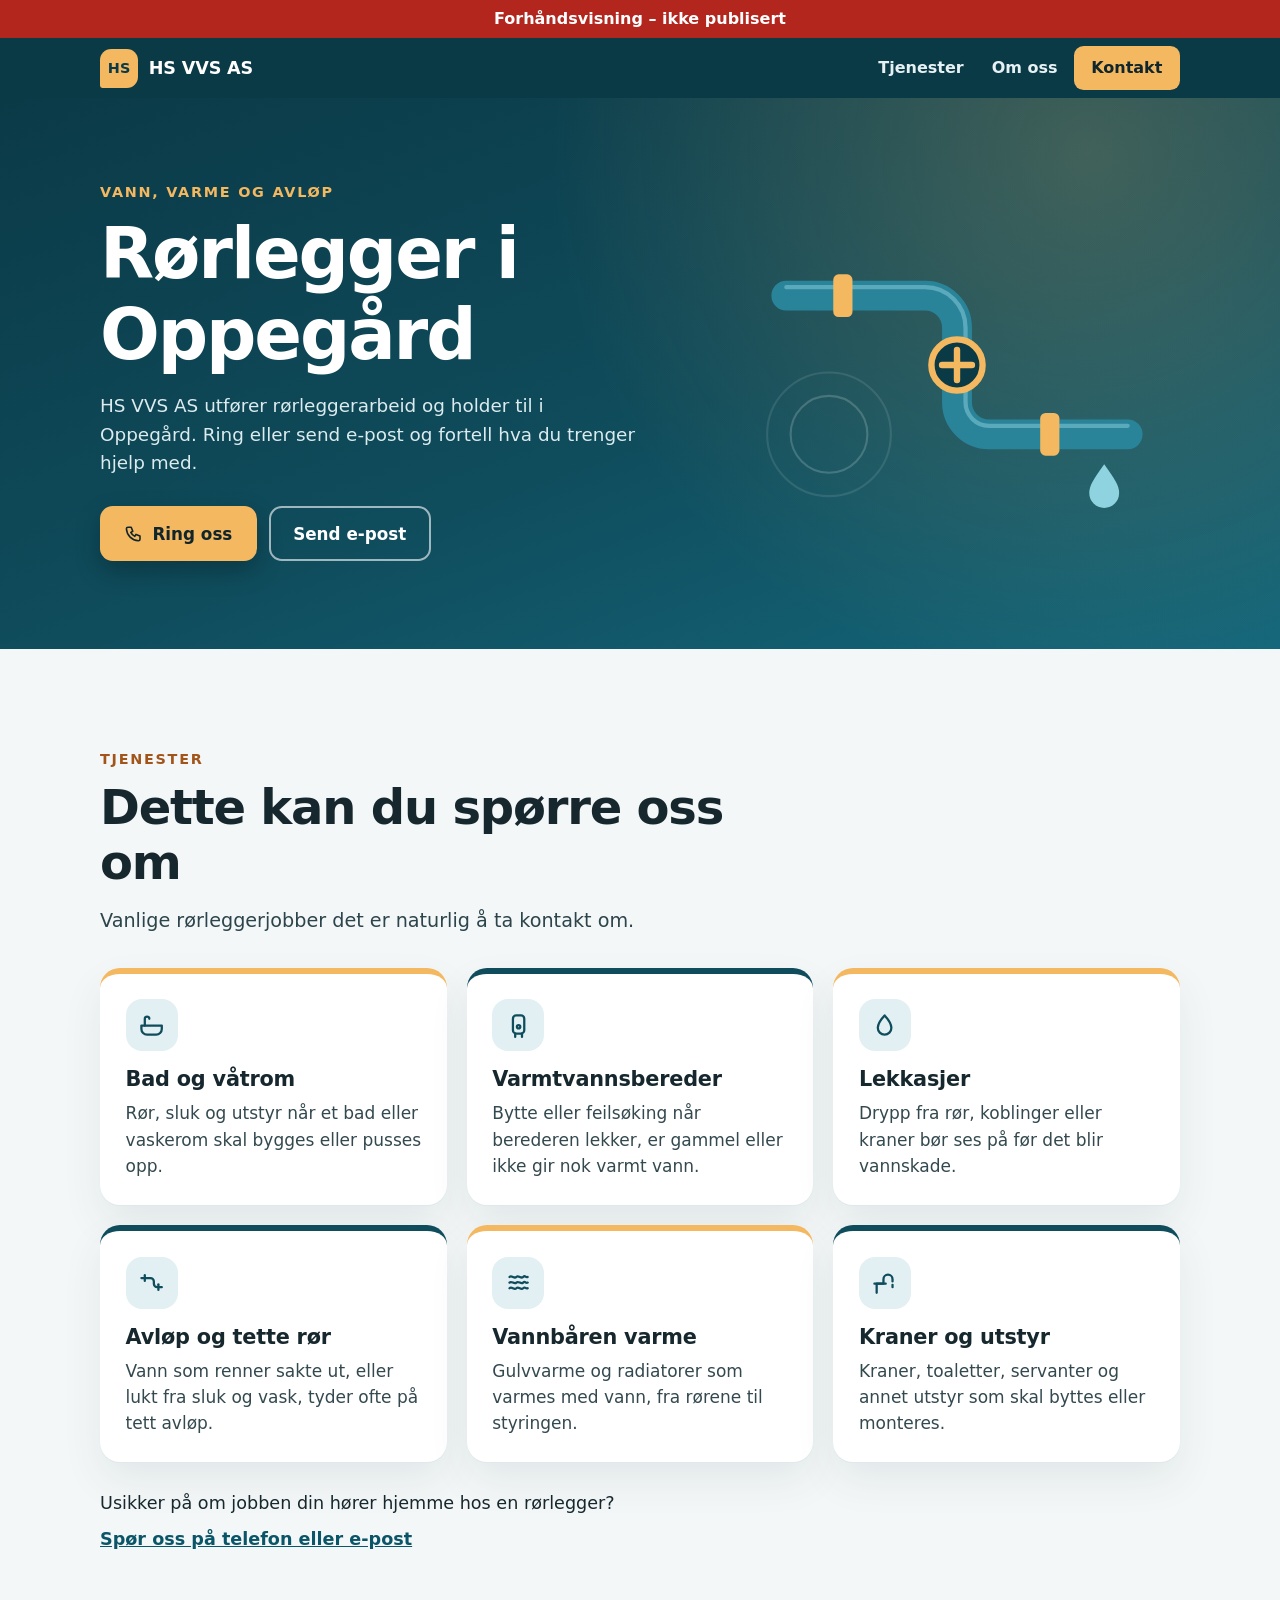
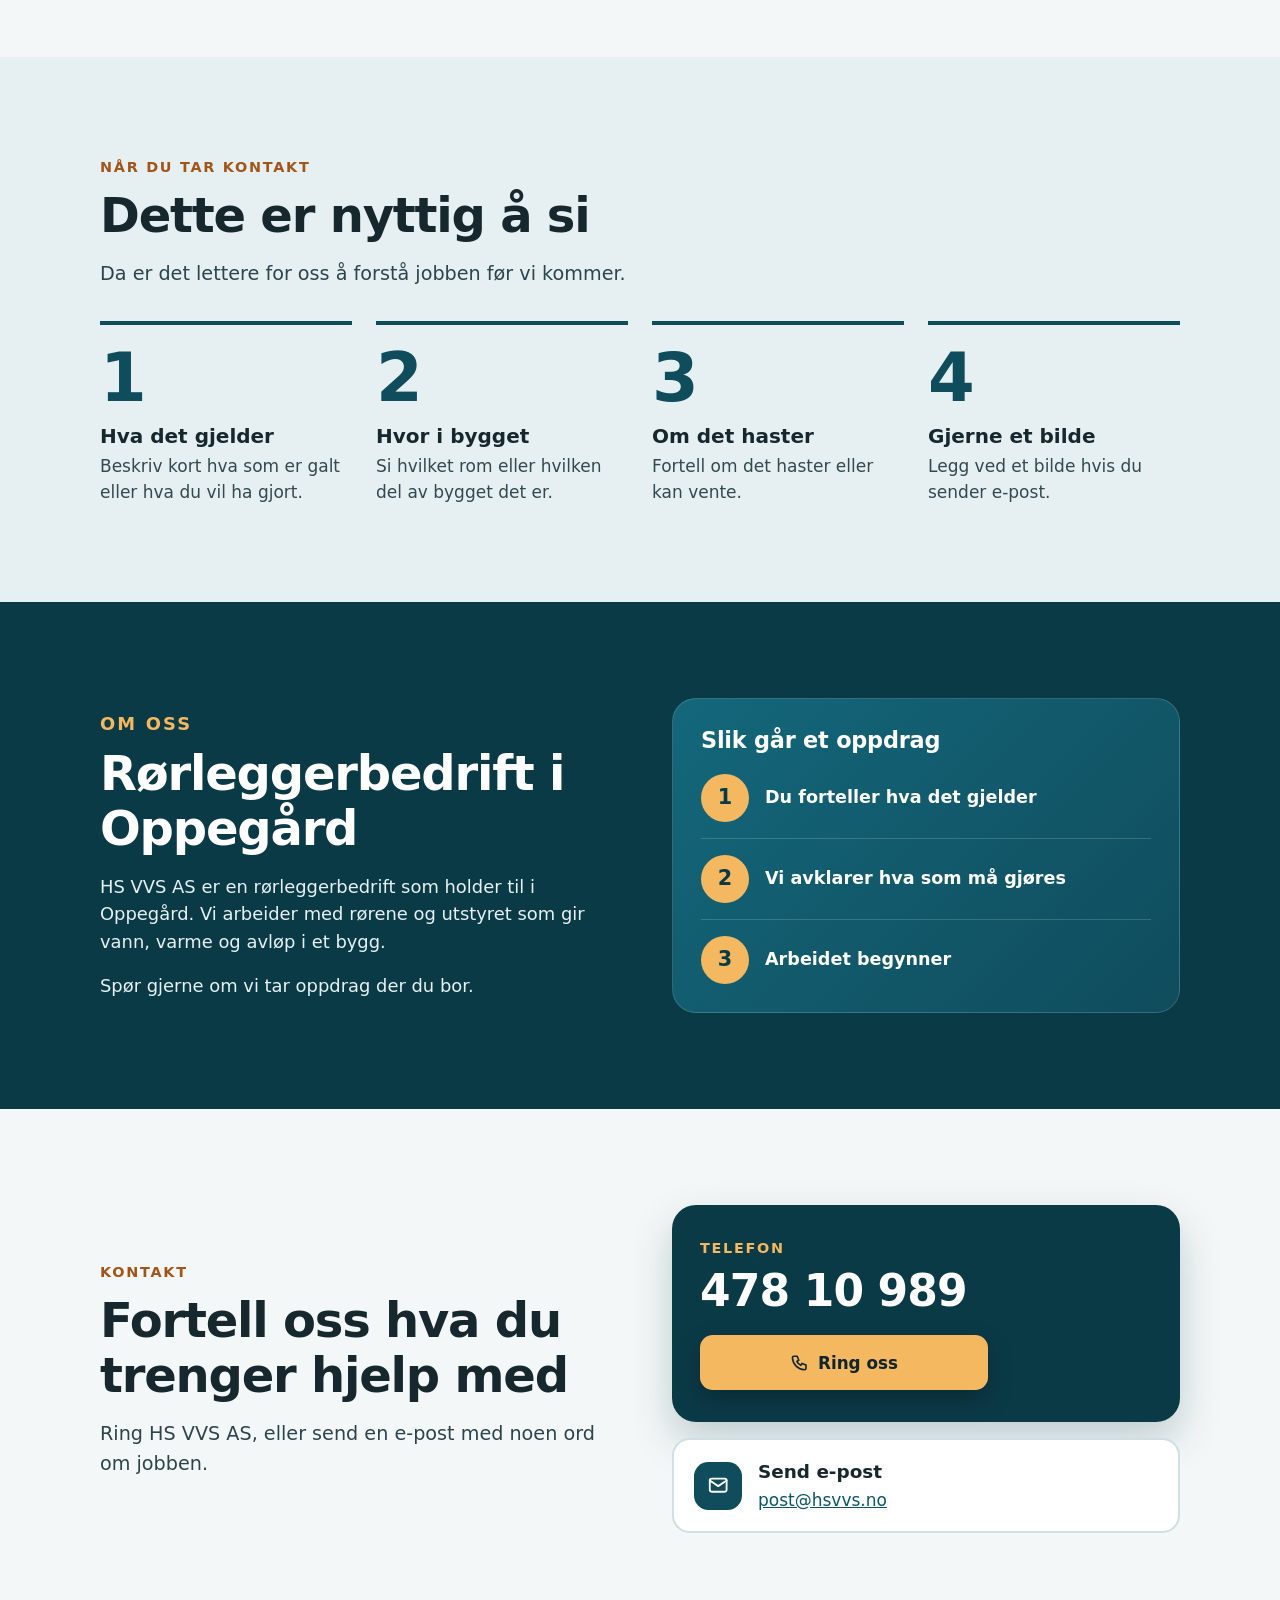
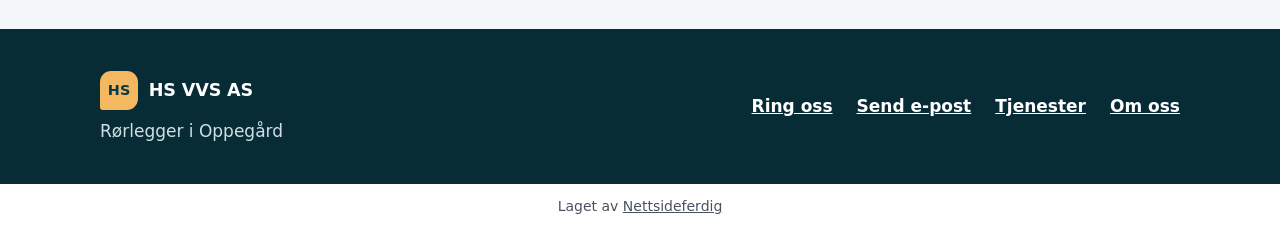
<file: index.html>
<!doctype html>
<html lang="nb">
<head>
<meta charset="utf-8">
<meta name="viewport" content="width=device-width, initial-scale=1">
<title>Rørlegger Oppegård – HS VVS AS</title>
<meta name="description" content="HS VVS AS utfører rørleggerarbeid og holder til i Oppegård. Ring eller send e-post og fortell hva du trenger hjelp med.">
<link rel="canonical" href="https://andersmathisen7-design.github.io/side-hs-vvs-as-c6c825b5/">
<meta property="og:type" content="website">
<meta property="og:locale" content="nb_NO">
<meta property="og:site_name" content="Hs Vvs AS">
<meta property="og:title" content="Rørlegger Oppegård – HS VVS AS">
<meta property="og:description" content="HS VVS AS utfører rørleggerarbeid og holder til i Oppegård. Ring eller send e-post og fortell hva du trenger hjelp med.">
<meta property="og:url" content="https://andersmathisen7-design.github.io/side-hs-vvs-as-c6c825b5/">
<meta http-equiv="Content-Security-Policy" content="default-src 'none'; style-src 'self'; img-src 'self'; manifest-src 'self'; worker-src 'self'; script-src 'self'">
<link rel="stylesheet" href="./style.css">
<meta name="theme-color" content="#0f4c5c">
<link rel="manifest" href="./manifest.webmanifest">
<link rel="icon" href="./icon.svg" type="image/svg+xml">
<script src="./pwa.js" defer></script>
<meta name="robots" content="noindex,nofollow">
<script type="application/ld+json">{"@context":"https://schema.org","@type":"Plumber","name":"Hs Vvs AS","description":"HS VVS AS utfører rørleggerarbeid og holder til i Oppegård. Ring eller send e-post og fortell hva du trenger hjelp med.","email":"post@hsvvs.no","areaServed":"Oppegård","url":"https://andersmathisen7-design.github.io/side-hs-vvs-as-c6c825b5","telephone":"478 10 989"}</script>
</head>
<body>
<div class="forhandsstripe">Forhåndsvisning – ikke publisert</div>
<header class="topp"><div class="inn topp-rad"><a class="logo" href="./"><span class="merke" aria-hidden="true">HS</span><span class="firma">HS VVS AS</span></a><nav class="meny" aria-label="Hovedmeny"><a href="./#tjenester">Tjenester</a><a href="./#om">Om oss</a><a class="meny-kontakt" href="./#kontakt">Kontakt</a></nav></div></header>
<main>
<section class="hero"><div class="inn hero-rute"><div><p class="merkelapp">Vann, varme og avløp</p><h1>Rørlegger i Oppegård</h1><p class="hero-ingress"><span class="firma">HS VVS AS</span> utfører rørleggerarbeid og holder til i Oppegård. Ring eller send e-post og fortell hva du trenger hjelp med.</p><div class="knapper"><a class="knapp knapp-hoved" href="tel:47810989"><svg viewBox="0 0 24 24" fill="none" stroke="currentColor" stroke-width="2" stroke-linecap="round" stroke-linejoin="round" aria-hidden="true"><path d="M5 4h4l2 5-2.5 1.5a11 11 0 0 0 5 5L15 13l5 2v4a2 2 0 0 1-2 2A16 16 0 0 1 3 6a2 2 0 0 1 2-2z"/></svg>Ring oss</a><a class="knapp knapp-lys" href="mailto:post@hsvvs.no">Send e-post</a></div></div><div class="hero-bilde" aria-hidden="true"><svg viewBox="0 0 360 280" fill="none"><path d="M20 70H150a30 30 0 0 1 30 30v70a30 30 0 0 0 30 30h130" stroke="#2a8499" stroke-width="28" stroke-linecap="round"/><path d="M20 62H150a38 38 0 0 1 38 38v70a22 22 0 0 0 22 22h130" stroke="#7cc4d4" stroke-width="4" stroke-linecap="round" opacity="0.6"/><rect x="64" y="50" width="18" height="40" rx="5" fill="#f4b860"/><rect x="258" y="180" width="18" height="40" rx="5" fill="#f4b860"/><circle cx="180" cy="135" r="24" fill="#0b3a47" stroke="#f4b860" stroke-width="6"/><line x1="166" y1="135" x2="194" y2="135" stroke="#f4b860" stroke-width="6" stroke-linecap="round"/><line x1="180" y1="121" x2="180" y2="149" stroke="#f4b860" stroke-width="6" stroke-linecap="round"/><path d="M318 228c-10 14-14 20-14 27a14 14 0 0 0 28 0c0-7-4-13-14-27z" fill="#8fd3e0"/><circle cx="60" cy="200" r="36" stroke="#ffffff" stroke-width="2" opacity="0.18"/><circle cx="60" cy="200" r="58" stroke="#ffffff" stroke-width="2" opacity="0.1"/></svg></div></div></section><section class="del" id="tjenester"><div class="inn"><div class="del-hode"><p class="merkelapp merkelapp-mork">Tjenester</p><h2>Dette kan du spørre oss om</h2><p class="stor">Vanlige rørleggerjobber det er naturlig å ta kontakt om.</p></div><div class="tjenester"><article class="tkort"><span class="ikon-rund" aria-hidden="true"><svg viewBox="0 0 24 24" fill="none" stroke="currentColor" stroke-width="2" stroke-linecap="round" stroke-linejoin="round"><path d="M3 12h18v3a5 5 0 0 1-5 5H8a5 5 0 0 1-5-5z"/><path d="M6 12V6a2 2 0 0 1 4 0"/></svg></span><h3>Bad og våtrom</h3><p>Rør, sluk og utstyr når et bad eller vaskerom skal bygges eller pusses opp.</p></article><article class="tkort"><span class="ikon-rund" aria-hidden="true"><svg viewBox="0 0 24 24" fill="none" stroke="currentColor" stroke-width="2" stroke-linecap="round" stroke-linejoin="round"><rect x="7" y="3" width="10" height="16" rx="3"/><line x1="9" y1="19" x2="9" y2="22"/><line x1="15" y1="19" x2="15" y2="22"/><circle cx="12" cy="13" r="1.5"/></svg></span><h3>Varmtvannsbereder</h3><p>Bytte eller feilsøking når berederen lekker, er gammel eller ikke gir nok varmt vann.</p></article><article class="tkort"><span class="ikon-rund" aria-hidden="true"><svg viewBox="0 0 24 24" fill="none" stroke="currentColor" stroke-width="2" stroke-linecap="round" stroke-linejoin="round"><path d="M12 3s6 6.5 6 11a6 6 0 0 1-12 0c0-4.5 6-11 6-11z"/></svg></span><h3>Lekkasjer</h3><p>Drypp fra rør, koblinger eller kraner bør ses på før det blir vannskade.</p></article><article class="tkort"><span class="ikon-rund" aria-hidden="true"><svg viewBox="0 0 24 24" fill="none" stroke="currentColor" stroke-width="2" stroke-linecap="round" stroke-linejoin="round"><path d="M3 8h8a3 3 0 0 1 3 3v2a3 3 0 0 0 3 3h4"/><line x1="6" y1="5.5" x2="6" y2="10.5"/><line x1="18" y1="13.5" x2="18" y2="18.5"/></svg></span><h3>Avløp og tette rør</h3><p>Vann som renner sakte ut, eller lukt fra sluk og vask, tyder ofte på tett avløp.</p></article><article class="tkort"><span class="ikon-rund" aria-hidden="true"><svg viewBox="0 0 24 24" fill="none" stroke="currentColor" stroke-width="2" stroke-linecap="round" stroke-linejoin="round"><path d="M4 7c2-2 4 2 6 0s4 2 6 0 2 1 4 0"/><path d="M4 12c2-2 4 2 6 0s4 2 6 0 2 1 4 0"/><path d="M4 17c2-2 4 2 6 0s4 2 6 0 2 1 4 0"/></svg></span><h3>Vannbåren varme</h3><p>Gulvvarme og radiatorer som varmes med vann, fra rørene til styringen.</p></article><article class="tkort"><span class="ikon-rund" aria-hidden="true"><svg viewBox="0 0 24 24" fill="none" stroke="currentColor" stroke-width="2" stroke-linecap="round" stroke-linejoin="round"><path d="M5 21v-8h6V9a4 4 0 0 1 8 0v2"/><line x1="3" y1="13" x2="13" y2="13"/><line x1="19" y1="14" x2="19" y2="16"/></svg></span><h3>Kraner og utstyr</h3><p>Kraner, toaletter, servanter og annet utstyr som skal byttes eller monteres.</p></article></div><p class="tjeneste-note">Usikker på om jobben din hører hjemme hos en rørlegger? <a href="./#kontakt">Spør oss på telefon eller e-post</a></p></div></section><section class="del del-tonet" id="nyttig"><div class="inn"><div class="del-hode"><p class="merkelapp merkelapp-mork">Når du tar kontakt</p><h2>Dette er nyttig å si</h2><p class="stor">Da er det lettere for oss å forstå jobben før vi kommer.</p></div><ol class="trinn"><li><span class="tall" aria-hidden="true">1</span><h3>Hva det gjelder</h3><p>Beskriv kort hva som er galt eller hva du vil ha gjort.</p></li><li><span class="tall" aria-hidden="true">2</span><h3>Hvor i bygget</h3><p>Si hvilket rom eller hvilken del av bygget det er.</p></li><li><span class="tall" aria-hidden="true">3</span><h3>Om det haster</h3><p>Fortell om det haster eller kan vente.</p></li><li><span class="tall" aria-hidden="true">4</span><h3>Gjerne et bilde</h3><p>Legg ved et bilde hvis du sender e-post.</p></li></ol></div></section><section class="del del-mork" id="om"><div class="inn to-kol"><div class="om-tekst"><p class="merkelapp">Om oss</p><h2>Rørleggerbedrift i Oppegård</h2><p><span class="firma">HS VVS AS</span> er en rørleggerbedrift som holder til i Oppegård. Vi arbeider med rørene og utstyret som gir vann, varme og avløp i et bygg.</p><p>Spør gjerne om vi tar oppdrag der du bor.</p></div><div class="om-skilt"><h3>Slik går et oppdrag</h3><ol><li><span class="om-ikon" aria-hidden="true">1</span>Du forteller hva det gjelder</li><li><span class="om-ikon" aria-hidden="true">2</span>Vi avklarer hva som må gjøres</li><li><span class="om-ikon" aria-hidden="true">3</span>Arbeidet begynner</li></ol></div></div></section><section class="del" id="kontakt"><div class="inn to-kol"><div><p class="merkelapp merkelapp-mork">Kontakt</p><h2>Fortell oss hva du trenger hjelp med</h2><p class="stor">Ring <span class="firma">HS VVS AS</span>, eller send en e-post med noen ord om jobben.</p></div><div class="kontakt-kol"><div class="ring-kort"><p>Telefon</p><a class="ring-nummer" href="tel:47810989">478 10 989</a><a class="knapp knapp-hoved" href="tel:47810989"><svg viewBox="0 0 24 24" fill="none" stroke="currentColor" stroke-width="2" stroke-linecap="round" stroke-linejoin="round" aria-hidden="true"><path d="M5 4h4l2 5-2.5 1.5a11 11 0 0 0 5 5L15 13l5 2v4a2 2 0 0 1-2 2A16 16 0 0 1 3 6a2 2 0 0 1 2-2z"/></svg>Ring oss</a></div><a class="epost-kort" href="mailto:post@hsvvs.no"><span class="epost-ikon" aria-hidden="true"><svg viewBox="0 0 24 24" fill="none" stroke="currentColor" stroke-width="2" stroke-linecap="round" stroke-linejoin="round"><rect x="3" y="5" width="18" height="14" rx="2"/><polyline points="3 7 12 13 21 7"/></svg></span><span class="epost-tekst"><strong>Send e-post</strong><span>post@hsvvs.no</span></span></a></div></div></section>
</main>
<footer class="bunn"><div class="inn bunn-rute"><div><a class="logo" href="./"><span class="merke" aria-hidden="true">HS</span><span class="firma">HS VVS AS</span></a><p>Rørlegger i Oppegård</p></div><nav class="bunn-lenker" aria-label="Kontakt og snarveier"><a href="tel:47810989">Ring oss</a><a href="mailto:post@hsvvs.no">Send e-post</a><a href="./#tjenester">Tjenester</a><a href="./#om">Om oss</a></nav></div></footer>
<p class="nf-byra">Laget av <a href="https://nettsideferdig.no/">Nettsideferdig</a></p>
</body>
</html>
</file>
<file: style.css>
/* Fast fra Sidefabrikken: bestillingswidgeten. */
:root { --nf-farge: #0f4c5c; }
#nf-bestill [hidden] { display: none !important; }
#nf-bestill button { font: inherit; padding: 0.5rem 0.9rem; margin: 0.2rem; border: 1px solid var(--nf-farge); border-radius: 6px; background: #fff; color: var(--nf-farge); cursor: pointer; }
#nf-bestill button:disabled { opacity: 0.6; }
#nf-bestill .nf-knapp { background: var(--nf-farge); color: #fff; }
#nf-bestill .nf-tjeneste { display: block; width: 100%; text-align: left; }
#nf-bestill .nf-tjeneste small, #nf-bestill .nf-vare small { display: block; color: #555; }
#nf-bestill .nf-felt { display: block; margin: 0.5rem 0; }
#nf-bestill input, #nf-bestill select, #nf-bestill textarea { font: inherit; padding: 0.4rem; border: 1px solid #c5cad3; border-radius: 4px; display: block; width: 100%; max-width: 24rem; }
#nf-bestill input[type="checkbox"], #nf-bestill input[type="radio"] { display: inline-block; width: auto; margin: 0 0.4rem 0 0; vertical-align: middle; }
#nf-bestill .nf-rad { display: flex; flex-wrap: wrap; gap: 0.5rem; }
#nf-bestill .nf-vare { padding: 0.4rem 0; border-bottom: 1px solid #e3e6eb; }
#nf-bestill .nf-feil, #nf-bestill .nf-utsolgt { color: #b3261e; }
#nf-bestill .nf-test { background: #fff4e5; padding: 0.4rem 0.8rem; border-radius: 6px; }
#nf-bestill .nf-oppsummering { font-weight: 600; }
#nf-bestill .nf-faner { display: flex; flex-wrap: wrap; gap: 0.25rem; margin: 0.5rem 0 1rem; }
#nf-bestill .nf-fane.nf-valgt, #nf-bestill .nf-dag.nf-valgt { background: var(--nf-farge); color: #fff; }
#nf-bestill .nf-adresse { position: relative; max-width: 24rem; }
#nf-bestill .nf-forslag { position: absolute; top: 100%; left: 0; right: 0; z-index: 10; max-height: 15rem; overflow-y: auto; background: #fff; border: 1px solid #c5cad3; border-radius: 4px; box-shadow: 0 4px 12px rgba(0, 0, 0, 0.15); }
#nf-bestill .nf-forslag button { display: block; width: 100%; margin: 0; border: 0; border-radius: 0; padding: 0.5rem 0.75rem; text-align: left; color: inherit; }
#nf-bestill .nf-forslag button:hover, #nf-bestill .nf-forslag button:focus { background: #f4f7fb; }
#nf-bestill .nf-dager { display: flex; flex-wrap: wrap; gap: 0.25rem; margin: 0.5rem 0; }
#nf-bestill .nf-dag.nf-full { text-decoration: line-through; color: #777; border-color: #c5cad3; }
#nf-bestill .nf-tillegg { margin: 0.5rem 0; }
#nf-bestill .nf-sporsmal { margin: 0.8rem 0; }
#nf-bestill .nf-hjelp { display: block; font-size: 0.875rem; color: #666; margin: 0.15rem 0 0.25rem; }
#nf-bestill .nf-sum { font-weight: 700; font-size: 1.15rem; }
#nf-bestill .nf-ja-nei { display: flex; gap: 1.5rem; margin-top: 0.25rem; }
.prisliste table { border-collapse: collapse; width: 100%; max-width: 36rem; }
.prisliste th, .prisliste td { text-align: left; padding: 0.4rem 0.6rem 0.4rem 0; border-bottom: 1px solid #e3e6eb; vertical-align: top; }
.prisliste td:last-child, .prisliste th:last-child { text-align: right; white-space: nowrap; padding-right: 0; }
.prisliste small { color: #555; }
.prisliste .prisinfo { font-size: 0.875rem; color: #555; }

main > section.melding, main > section.bestill { box-sizing: border-box; max-width: 42rem; margin: 0 auto; padding: 2.5rem 1.25rem 3.5rem; }
.nf-skjema .nf-felt { display: block; margin: 0.75rem 0; }
.nf-skjema label, .nf-skjema legend { display: block; font-weight: 600; }
.nf-skjema fieldset { border: 0; padding: 0; margin: 0.75rem 0; min-width: 0; }
.nf-skjema fieldset label { font-weight: 400; }
.nf-skjema input, .nf-skjema textarea { font: inherit; padding: 0.5rem; border: 1px solid #c5cad3; border-radius: 4px; display: block; width: 100%; max-width: 32rem; }
.nf-skjema input[type="radio"] { display: inline-block; width: auto; margin: 0 0.4rem 0 0; vertical-align: middle; }
.nf-skjema input:focus, .nf-skjema textarea:focus { outline: 2px solid var(--nf-farge); outline-offset: 1px; }
.nf-skjema button { font: inherit; font-weight: 600; border: 0; cursor: pointer; padding: 0.85rem 1.5rem; border-radius: 6px; background: var(--nf-farge); color: #fff; min-height: 44px; }
.nf-skjema .nf-info { font-size: 0.875rem; color: #555; }

/* Designet */
*,*::before,*::after{box-sizing:border-box}html{-webkit-text-size-adjust:100%}body{margin:0;font-family:system-ui,-apple-system,Segoe UI,Helvetica,Arial,sans-serif;font-size:1.0625rem;line-height:1.55;color:#16282e;background:#f4f7f7}h1,h2,h3,p,ul,ol{margin:0}ul,ol{padding:0;list-style:none}svg{display:block}a{color:#0b5568}a:focus-visible{outline:3px solid #f4b860;outline-offset:3px;border-radius:6px}section[id]{scroll-margin-top:5.5rem}.inn{width:100%;max-width:70rem;margin:0 auto;padding:0 1.25rem}.topp{background:#0b3a47;color:#fff}.topp-rad{display:flex;align-items:center;justify-content:space-between;gap:.75rem;padding-top:.5rem;padding-bottom:.5rem}.logo{display:inline-flex;align-items:center;gap:.65rem;min-height:44px;color:#fff;text-decoration:none;font-weight:800;font-size:1.1rem;letter-spacing:-.01em}.merke{flex:none;display:inline-grid;place-items:center;width:2.4rem;height:2.4rem;border-radius:.7rem .7rem .7rem .15rem;background:#f4b860;color:#0b3a47;font-size:.9rem;font-weight:900;letter-spacing:.02em}.meny{display:flex;gap:.25rem}.meny a{display:none;align-items:center;min-height:44px;padding:0 .75rem;border-radius:.6rem;color:#e6f1f3;text-decoration:none;font-weight:600;font-size:1rem}.meny a:hover{background:rgba(255,255,255,.12)}.meny .meny-kontakt{display:inline-flex;padding:0 1.1rem;background:#f4b860;color:#10252c;font-weight:800}.meny .meny-kontakt:hover{background:#ffd08a}.hero{position:relative;overflow:hidden;color:#fff;background:radial-gradient(circle at 85% 10%,rgba(244,184,96,.22),transparent 45%),linear-gradient(160deg,#0b3a47 0%,#0f4c5c 55%,#14677b 100%)}.hero-rute{display:grid;gap:1.5rem;padding-top:2.5rem;padding-bottom:2.5rem}.merkelapp{display:inline-block;font-size:.9rem;font-weight:700;letter-spacing:.12em;text-transform:uppercase;color:#f4b860}.merkelapp-mork{color:#a2551a}h1,h2{line-height:1.15}.hero h1{margin:.6rem 0 1rem;font-size:clamp(2.4rem,9vw,4.4rem);letter-spacing:-.03em;font-weight:900}.hero-ingress{max-width:34rem;font-size:1.15rem;color:#dcebee}.knapper{display:flex;flex-wrap:wrap;gap:.75rem;margin-top:1.75rem}.knapp{flex:1 1 12rem;display:inline-flex;align-items:center;justify-content:center;gap:.55rem;min-height:3.25rem;padding:.8rem 1.4rem;border-radius:.8rem;font-weight:800;font-size:1.05rem;text-decoration:none;border:2px solid transparent;transition:transform .15s ease,background-color .15s ease}.knapp:hover{transform:translateY(-2px)}.knapp svg{width:1.2rem;height:1.2rem}.knapp-hoved{background:#f4b860;color:#10252c;box-shadow:0 10px 24px rgba(0,0,0,.25)}.knapp-hoved:hover{background:#ffd08a}.knapp-lys{border-color:rgba(255,255,255,.6);color:#fff}.knapp-lys:hover{background:rgba(255,255,255,.12)}.hero-bilde{width:100%;max-width:24rem;justify-self:center}.hero-bilde svg{width:auto;max-width:100%;height:180px;margin:0 auto}.del{padding:4rem 0}.del h2{font-size:clamp(1.9rem,5.5vw,3rem);letter-spacing:-.025em;font-weight:900;margin:.5rem 0 1rem}.stor{font-size:1.2rem;max-width:34rem;color:#2c444b}.del-hode{max-width:40rem;margin-bottom:2rem}.to-kol{display:grid;gap:2rem}.tjenester{display:grid;gap:1rem}.tkort{background:#fff;border-radius:1.25rem;padding:1.6rem;border-top:6px solid #f4b860;box-shadow:0 1px 0 #dfe9eb,0 18px 40px rgba(11,58,71,.08)}.tkort:nth-child(even){border-top-color:#0f4c5c}.tkort h3{font-size:1.3rem;line-height:1.2;margin:1rem 0 .5rem;letter-spacing:-.01em}.tkort p{max-width:32rem;color:#33494f}.ikon-rund{display:inline-grid;place-items:center;width:3.25rem;height:3.25rem;border-radius:1rem;background:#e2f0f3;color:#0f4c5c}.ikon-rund svg{width:1.7rem;height:1.7rem}.tjeneste-note{margin-top:1.75rem;font-size:1.1rem;max-width:38rem}.tjeneste-note a{font-weight:700;display:inline-flex;align-items:center;min-height:44px}.del-tonet{background:#e6f0f2}.trinn{display:grid}.trinn li{display:grid;grid-template-columns:4rem 1fr;gap:.25rem 1rem;align-items:start;padding:1.4rem 0;border-top:2px solid #b9d0d6}.trinn li:last-child{border-bottom:2px solid #b9d0d6}.tall{grid-row:span 2;font-size:3.4rem;line-height:1;font-weight:900;letter-spacing:-.04em;color:#0f4c5c}.trinn h3{font-size:1.25rem;line-height:1.25}.trinn p{color:#33494f;max-width:30rem}.del-mork{background:#0b3a47;color:#e6f1f3}.del-mork h2{color:#fff}.om-tekst p{max-width:36rem;font-size:1.12rem}.om-tekst p+p{margin-top:1rem}.om-skilt{padding:1.75rem;border-radius:1.5rem;background:linear-gradient(135deg,#14677b,#0f4c5c);border:1px solid rgba(255,255,255,.14)}.om-skilt h3{margin-bottom:1.25rem;font-size:1.4rem;line-height:1.2;font-weight:900;letter-spacing:-.01em;color:#fff}.om-skilt li{display:flex;align-items:center;gap:1rem;padding:1rem 0;font-weight:700;font-size:1.1rem;color:#fff;border-bottom:1px solid rgba(255,255,255,.16)}.om-skilt li:first-child{padding-top:0}.om-skilt li:last-child{border-bottom:0;padding-bottom:0}.om-ikon{flex:none;display:grid;place-items:center;width:3rem;height:3rem;border-radius:50%;background:#f4b860;color:#0b3a47;font-size:1.3rem;font-weight:900}.kontakt-kol{display:grid;gap:1rem}.ring-kort{background:#0b3a47;color:#e6f1f3;border-radius:1.5rem;padding:2rem 1.75rem;box-shadow:0 18px 40px rgba(11,58,71,.22)}.ring-kort p{font-weight:700;letter-spacing:.12em;text-transform:uppercase;font-size:.9rem;color:#f4b860}.ring-nummer{display:inline-flex;align-items:center;min-height:3.5rem;margin:.25rem 0 1rem;color:#fff;font-size:clamp(1.9rem,7vw,2.75rem);line-height:1.15;font-weight:900;letter-spacing:-.02em;text-decoration:none;overflow-wrap:anywhere}.ring-nummer:hover{text-decoration:underline}.ring-kort .knapp{display:flex;max-width:18rem}.epost-kort{display:flex;align-items:center;gap:1rem;min-height:5rem;padding:1.1rem 1.25rem;border-radius:1.1rem;background:#fff;color:#16282e;text-decoration:none;border:2px solid #cfdfe3;transition:border-color .15s ease}.epost-kort:hover{border-color:#0f4c5c}.epost-ikon{flex:none;display:grid;place-items:center;width:3rem;height:3rem;border-radius:.9rem;background:#0f4c5c;color:#fff}.epost-ikon svg{width:1.4rem;height:1.4rem}.epost-tekst{display:grid;min-width:0}.epost-tekst strong{font-size:1.15rem}.epost-tekst span{color:#0b5568;text-decoration:underline;overflow-wrap:anywhere}.bunn{background:#082c36;color:#cfe0e4;padding:2.5rem 0}.bunn-rute{display:grid;gap:1.25rem}.bunn p{margin-top:.35rem}.bunn-lenker{display:flex;flex-wrap:wrap;gap:.25rem 1.5rem}.bunn-lenker a{display:inline-flex;align-items:center;min-height:44px;color:#fff;font-weight:600}section.melding{max-width:44rem;margin:0 auto;padding:3.5rem 1.25rem}.nf-skjema{background:#fff;border-radius:1.25rem;padding:1.75rem;border-top:6px solid #f4b860;box-shadow:0 18px 40px rgba(11,58,71,.08)}.nf-felt{margin-bottom:1rem}.nf-skjema label{display:block;font-weight:700;margin-bottom:.35rem}.nf-skjema input,.nf-skjema textarea{width:100%;min-height:3rem;padding:.7rem .9rem;font:inherit;color:#16282e;background:#fff;border:2px solid #cfdfe3;border-radius:.7rem}.nf-skjema input:focus,.nf-skjema textarea:focus{outline:3px solid #f4b860;border-color:#0f4c5c}.nf-info{color:#33494f}.nf-skjema button.knapp{flex:none;background:#f4b860;color:#10252c;cursor:pointer;font:inherit;font-weight:800}@media(min-width:36rem){.knapp{flex:0 1 auto}.tjenester{grid-template-columns:1fr 1fr}}@media(min-width:37.5rem){.hero-bilde svg{width:100%;height:auto}}@media(min-width:48rem){.topp{position:sticky;top:0;z-index:10}.meny a{display:inline-flex}.bunn-rute{grid-template-columns:1fr auto;align-items:center}.trinn{grid-template-columns:repeat(4,1fr);gap:1.5rem}.trinn li{grid-template-columns:1fr;padding:1.25rem 0 0;border-top:4px solid #0f4c5c}.trinn li:last-child{border-bottom:0}.tall{grid-row:auto;font-size:4.2rem;margin-bottom:.5rem}}@media(min-width:56rem){.hero-rute{grid-template-columns:1.15fr .85fr;align-items:center;gap:2rem;padding-top:5rem;padding-bottom:5.5rem}.del{padding:6rem 0}.to-kol{grid-template-columns:1fr 1fr;gap:4rem;align-items:center}.tjenester{grid-template-columns:repeat(3,1fr);gap:1.25rem}}@media(prefers-reduced-motion:reduce){.knapp,.epost-kort{transition:none}.knapp:hover{transform:none}}

/* Fast fra Sidefabrikken */
.forhandsstripe { display: block !important; position: relative !important; z-index: 2147483647 !important; background: #b3261e !important; color: #fff !important; text-align: center !important; padding: 0.5rem 1rem !important; font: 600 1rem/1.4 system-ui, sans-serif !important; visibility: visible !important; opacity: 1 !important; max-height: none !important; height: auto !important; min-height: 0 !important; overflow: visible !important; margin: 0 !important; top: auto !important; left: auto !important; right: auto !important; bottom: auto !important; width: auto !important; transform: none !important; clip-path: none !important; filter: none !important; text-indent: 0 !important; font-size: 1rem !important; }
.nf-byra { display: block !important; position: static !important; inset: auto !important; z-index: auto !important; background: #fff !important; color: #4a5160 !important; text-align: center !important; padding: 0.75rem 1rem !important; margin: 0 !important; width: auto !important; max-width: none !important; height: auto !important; min-height: 0 !important; max-height: none !important; overflow: visible !important; visibility: visible !important; opacity: 1 !important; transform: none !important; clip-path: none !important; filter: none !important; font: 400 0.875rem/1.5 system-ui, sans-serif !important; letter-spacing: normal !important; text-indent: 0 !important; text-transform: none !important; }
.nf-byra a { display: inline !important; position: static !important; color: inherit !important; text-decoration: underline !important; font: inherit !important; visibility: visible !important; opacity: 1 !important; pointer-events: auto !important; }
.nf-felle { display: none !important; position: absolute !important; left: -10000px !important; width: 1px !important; height: 1px !important; overflow: hidden !important; }
</file>
